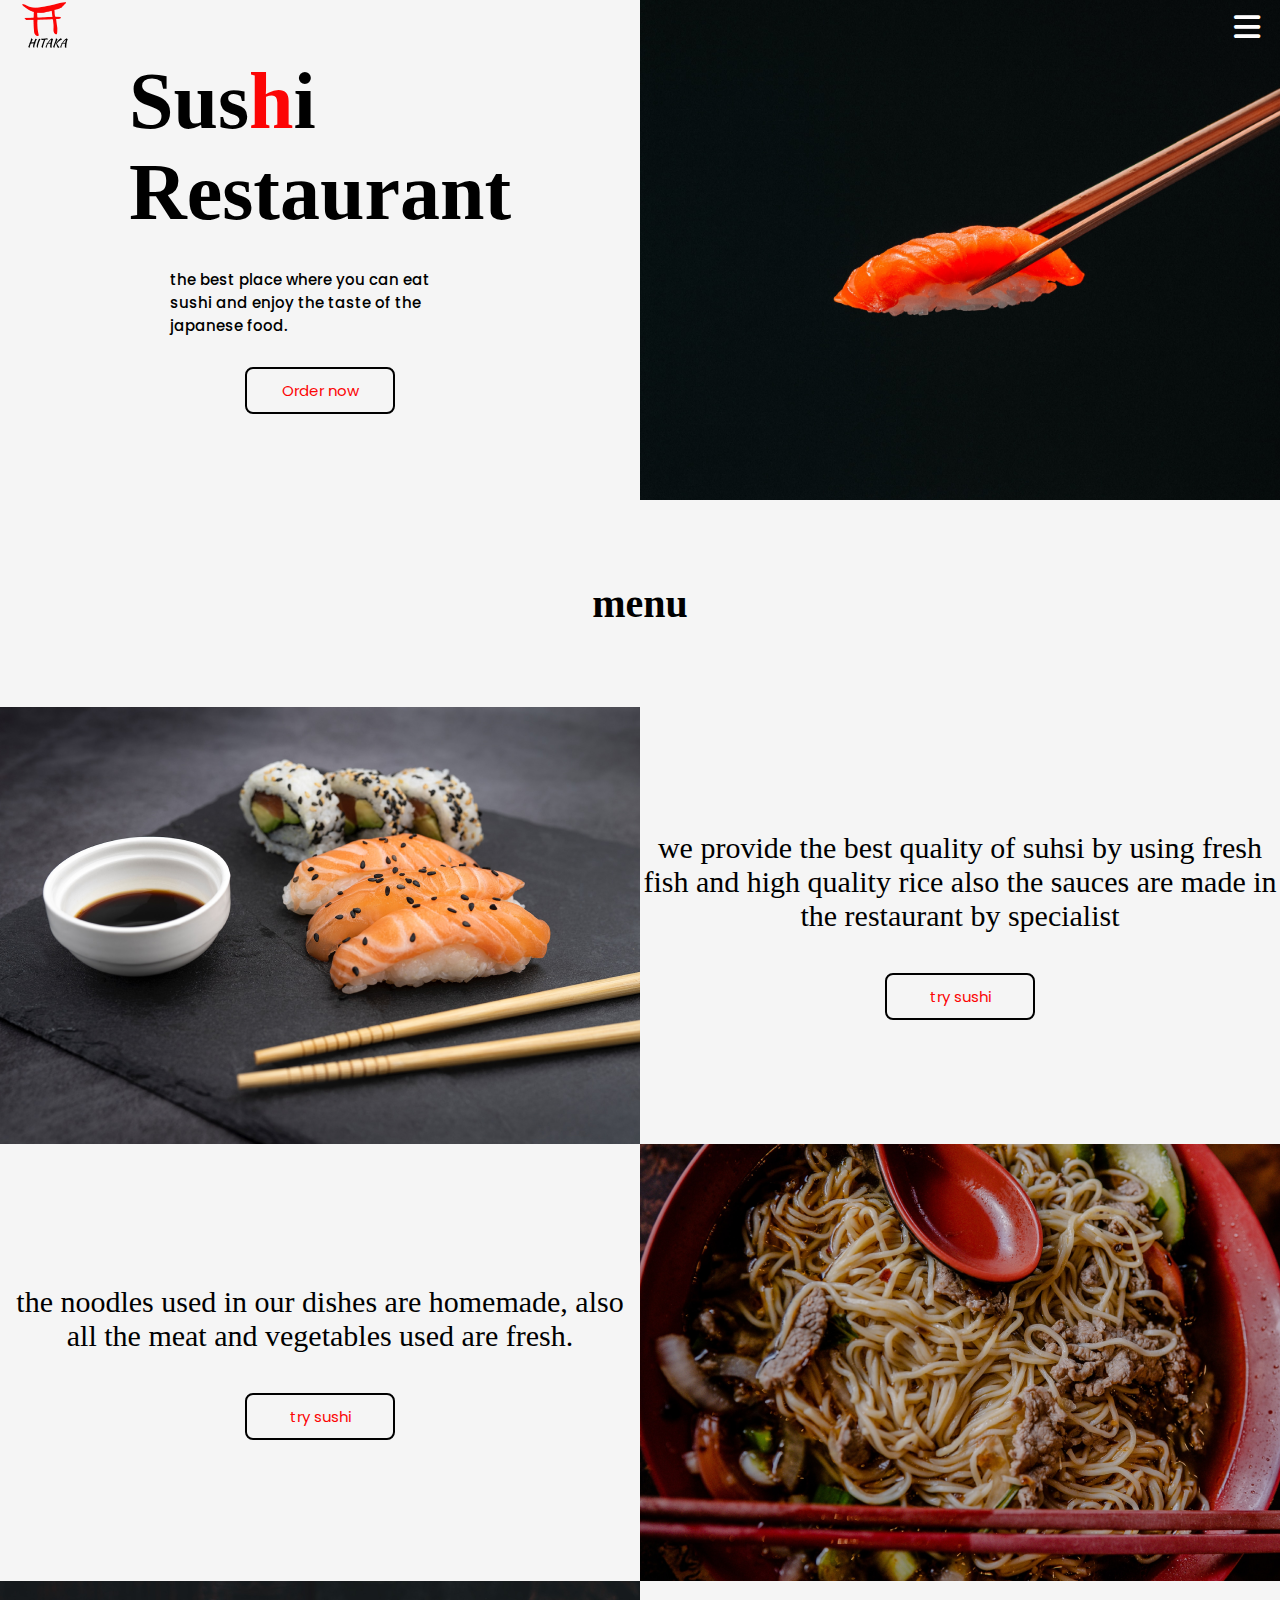
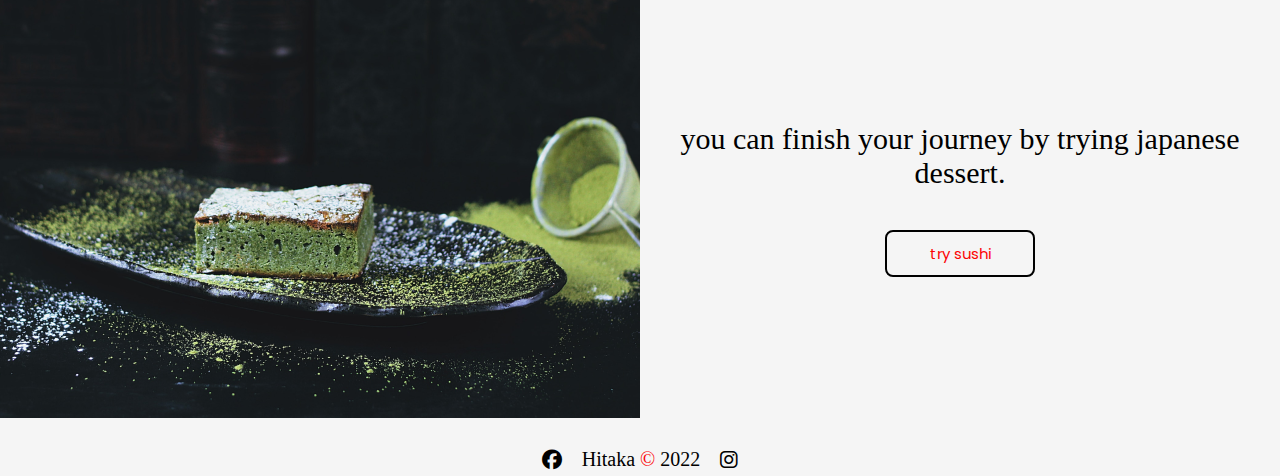
<file: index.html>
<!doctype html>
    <head>
        <meta charset="utf-8"/>
        <meta property="og:title" content="Hitaka sushi restaurant"/>
        <meat property="og:image" content="./assets/LogoMakr-5aET2k.png"/>
        <link rel="icon" type="images/x-icon" href="./assets/LogoMakr-5aET2k.png"/>
        <link rel="stylesheet" href="https://cdnjs.cloudflare.com/ajax/libs/font-awesome/6.2.0/css/all.min.css"/>
        <link rel="stylesheet" href="./src/css/Desktop.css"/>
        <title>Hitaka</title>
    </head>
    <body>
        <!--main content-->
        <main>
            <!--banner-->
            <section class="top-banner">
                <!--navbar-->
                <ul class="navbar-menu">
                    <li>
                        <a href="./index.html">Home</a>
                    </li>
                    <li>
                        <a href="./menu.html">Menu</a>
                    </li>
                    <li>
                        <a href="./about-us.html">About us</a>
                    </li>
                    <li>
                        <a href="./contact-us.html">Contact us</a>
                    </li>
                </ul>
                <nav>
                    <a href="/index.html">
                        <img src="./assets/LogoMakr-5aET2k.png" id="logo" alt="Hitaka restaurant logo"/>
                    </a>
                    <i class="fa-solid fa-bars"></i>
                </nav>
                <div class="presentation">
                    <h1 class="banner-text">
                        <span>Sus<span class="red-h">h</span>i</span>
                        <span>Restaurant</span>
                    </h1>
                    <p class="banner-desc">the best place where you can eat sushi and enjoy the taste of the japanese food.</p>
                    <button class="more-btn">Order now</button>
                </div>
                <img src="./assets/unsplash_zali_zGDWo8.png" alt="a shot of sushi with sticks" id="banner-image"/>
            </section>
            <!--menu-->
            <section class="our-menu">
                <h2 class="menu">
                    menu
                </h2>
               <div class="container">
                <div class="item">
                    <img src="./assets/unsplash_iy_MT2ifklc.png" alt="sushi plat with soy sauce"/>
                    <div class="item-desc">
                        <p>we provide the best quality of suhsi by using fresh fish and high quality rice also the sauces are made in the restaurant by specialist</p>
                        <button class="more-btn">try sushi</button>
                    </div>
                </div>
                <div class="item item-reverse">
                    <div class="item-desc">
                        <p>the noodles used in our dishes are homemade, also all the meat and vegetables used are fresh.</p>
                        <button class="more-btn">try sushi</button>
                    </div>
                    <img src="./assets/unsplash_DRZHzm-uAaM.png" alt="sushi plat with soy sauce"/>
                </div>
                <div class="item">
                    <img src="./assets/unsplash_2eylVMKAr1A.png" alt="sushi plat with soy sauce"/>
                    <div class="item-desc">
                        <p>you can finish your journey by trying japanese dessert.</p>
                        <button class="more-btn">try sushi</button>
                    </div>
                </div>
               </div>
            </section>
        </main>
        <footer>
            <i class="fa-brands fa-facebook"></i>
            <p>Hitaka <span class="copyright">©</span> 2022</p>
            <i class="fa-brands fa-instagram"></i>
        </footer>
        <script src="./src/js/navbar.js" type="module"></script>
    </body>
</html>
</file>
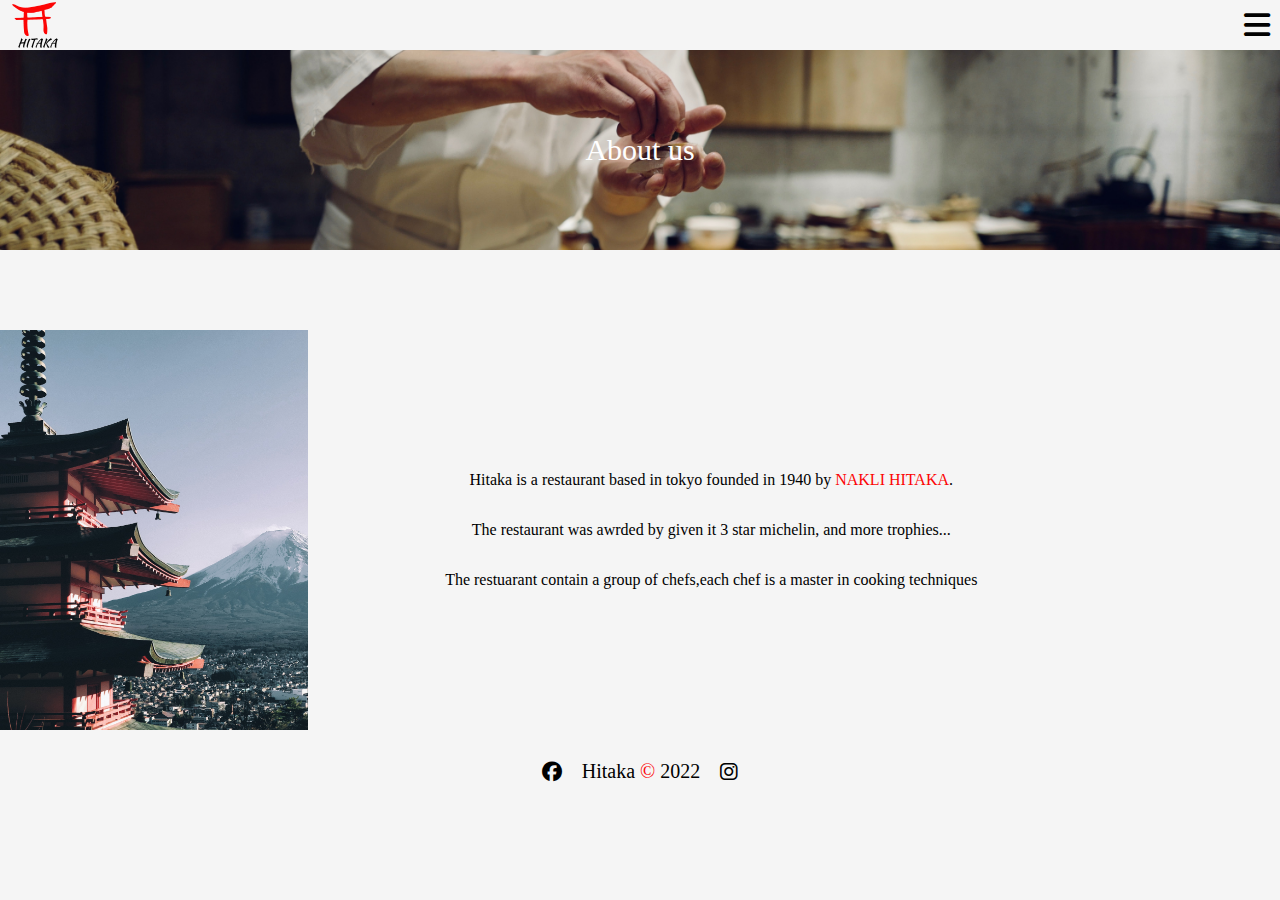
<file: about-us.html>
<!doctype html>
    <head>
        <meta charset="utf-8"/>
        <meta property="og:title" content="Hitaka sushi restaurant"/>
        <meat property="og:image" content="./assets/LogoMakr-5aET2k.png"/>
        <link rel="icon" type="images/x-icon" href="./assets/LogoMakr-5aET2k.png"/>
        <link rel="stylesheet" href="https://cdnjs.cloudflare.com/ajax/libs/font-awesome/6.2.0/css/all.min.css"/>
        <link rel="stylesheet" href="./src/css/about-us.css"/>
        <title>Hitaka</title>
    </head>
    <body>
        <!--navabar-->
        <ul class="navbar-menu">
            <li>
                <a href="./index.html">Home</a>
            </li>
            <li>
                <a href="./menu.html">Menu</a>
            </li>
            <li>
                <a href="./about-us.html">About us</a>
            </li>
            <li>
                <a href="./contact-us.html">Contact us</a>
            </li>
        </ul>
        <nav>
            <img src="./assets/LogoMakr-5aET2k.png" id="logo" alt="Hitaka restaurant logo"/>
            <i class="fa-solid fa-bars"></i>
        </nav>
        <!--banner image-->
        <div class="banner">
            <p>About us</p>
        </div>

        <!--about us-->

        <div class="about">
            <img src="./assets/unsplash_XpVujb-zrLw.png" alt="old japanese house"/>
            <div>
                <p>
                    Hitaka is a restaurant based in tokyo  founded in 1940 by <span class="fullname">NAKLI HITAKA</span>.<br>

                    The restaurant was awrded by given it 3 star michelin, and more trophies...<br>

                    The restuarant contain a group of chefs,each chef is a master in cooking techniques
                </p>
            </div>
        </div>

        <!--footer-->
        <footer>
            <i class="fa-brands fa-facebook"></i>
            <p>Hitaka <span class="copyright">©</span> 2022</p>
            <i class="fa-brands fa-instagram"></i>
        </footer>
        <script src="./src/js/navbar.js" type="module"></script>
    </body>
</html>
</file>
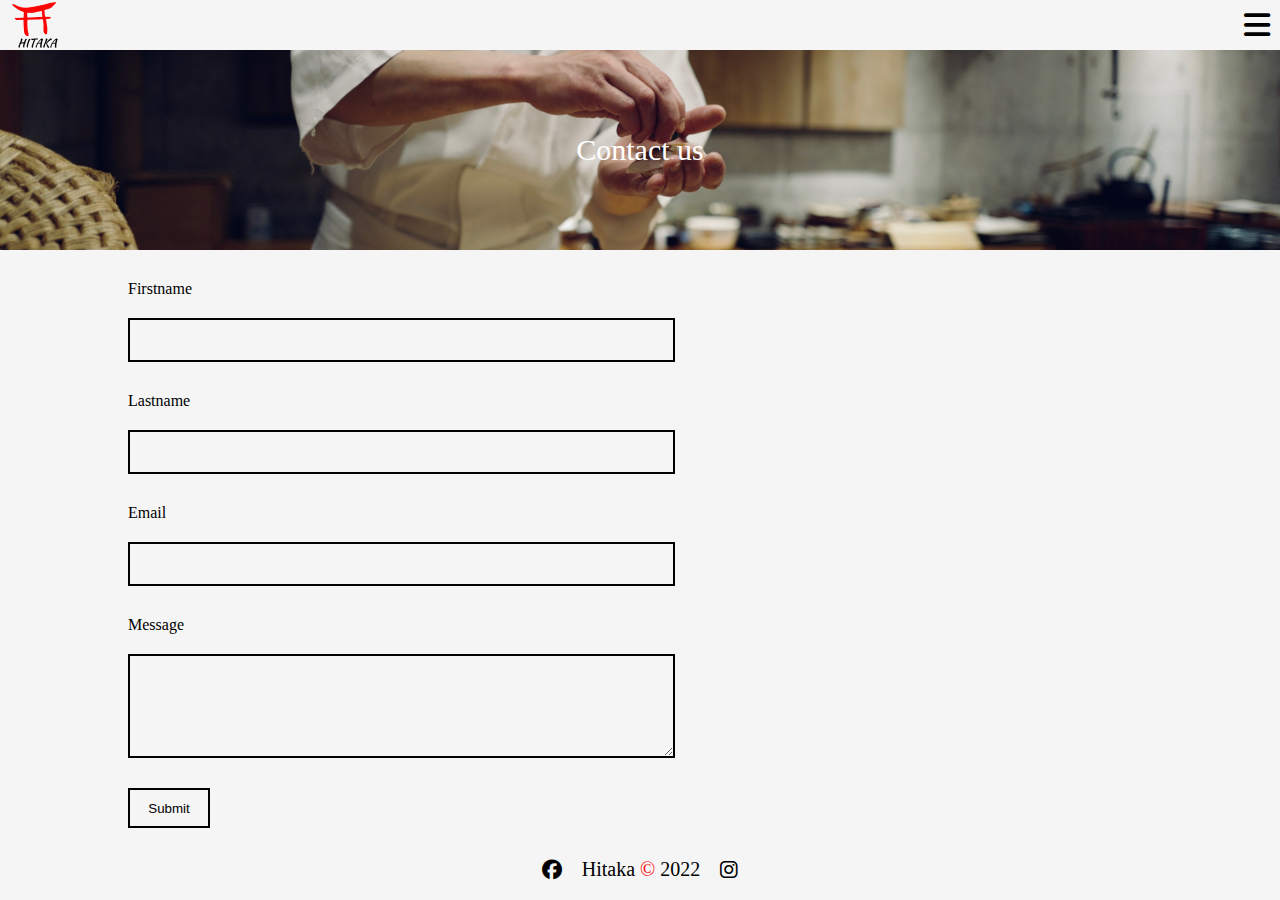
<file: contact-us.html>
<!doctype html>
    <head>
        <meta charset="utf-8"/>
        <meta property="og:title" content="Hitaka sushi restaurant"/>
        <meat property="og:image" content="./assets/LogoMakr-5aET2k.png"/>
        <link rel="icon" type="images/x-icon" href="./assets/LogoMakr-5aET2k.png"/>
        <link rel="stylesheet" href="https://cdnjs.cloudflare.com/ajax/libs/font-awesome/6.2.0/css/all.min.css"/>
        <link rel="stylesheet" href="./src/css/contact-us.css"/>
        <title>Hitaka</title>
    </head>
    <body>
        <!--navabar-->
        <ul class="navbar-menu">
            <li>
                <a href="./index.html">Home</a>
            </li>
            <li>
                <a href="./menu.html">Menu</a>
            </li>
            <li>
                <a href="./about-us.html">About us</a>
            </li>
            <li>
                <a href="./contact-us.html">Contact us</a>
            </li>
        </ul>
        <nav>
            <img src="./assets/LogoMakr-5aET2k.png" id="logo" alt="Hitaka restaurant logo"/>
            <i class="fa-solid fa-bars"></i>
        </nav>
        <!--banner image-->
        <div class="banner">
            <p>Contact us</p>
        </div>
        <!--contact us form-->
        <form>
            <div class="form-container">
                <!--first name-->
                <div class="input">
                    <label for="firstname">Firstname</label>
                    <input type="text" name="firstname" id="firstname"/>
                </div>
                <!--last name-->
                <div class="input">
                    <label for="lastname">Lastname</label>
                    <input type="text" name="lastname" id="lastname"/>
                </div>
                <!--email-->
                <div class="input">
                    <label for="email">Email</label>
                    <input type="text" name="email" id="email"/>
                </div>
                <!--message-->
                <div class="input">
                    <label for="message">Message</label>
                    <textarea name="email" id="email"></textarea>
                </div>
                <button class="submit">Submit</button>
            </div>
            <iframe src="https://www.google.com/maps/embed?pb=!1m18!1m12!1m3!1d1662873.2451231668!2d139.7698121!3d35.50924045!2m3!1f0!2f0!3f0!3m2!1i1024!2i768!4f13.1!3m3!1m2!1s0x605d1b87f02e57e7%3A0x2e01618b22571b89!2sTokyo%2C%20Japan!5e0!3m2!1sen!2sma!4v1669626780110!5m2!1sen!2sma" width="600" height="450" style="border:0;" allowfullscreen="" loading="lazy" referrerpolicy="no-referrer-when-downgrade"></iframe>
        </form>
        <!--footer-->
        <footer>
            <i class="fa-brands fa-facebook"></i>
            <p>Hitaka <span class="copyright">©</span> 2022</p>
            <i class="fa-brands fa-instagram"></i>
        </footer>
        <script src="./src/js/navbar.js" type="module"></script>
    </body>
</html>
</file>
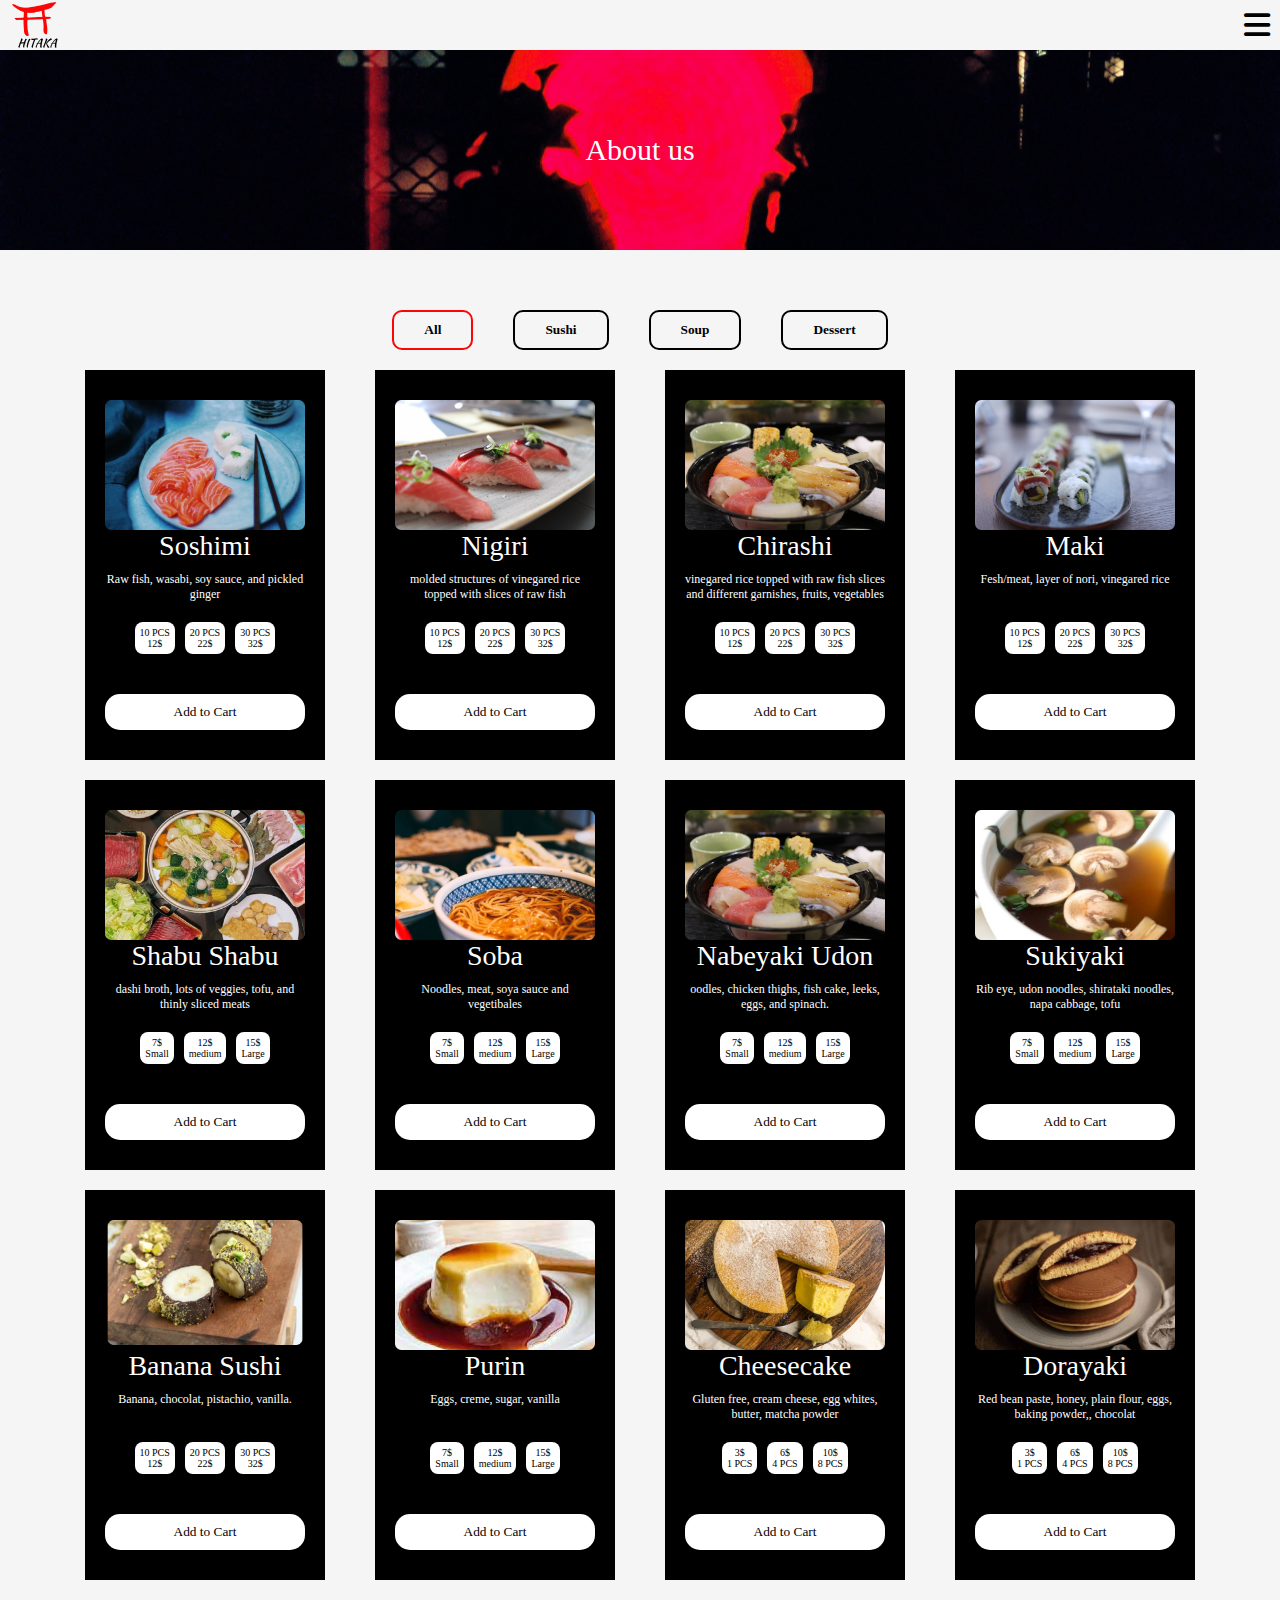
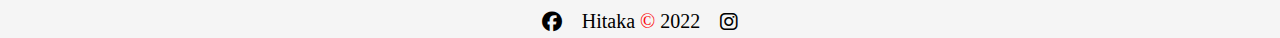
<file: menu.html>
<!doctype html>
    <head>
        <meta charset="utf-8"/>
        <meta property="og:title" content="Hitaka sushi restaurant"/>
        <meat property="og:image" content="./assets/LogoMakr-5aET2k.png"/>
        <link rel="icon" type="images/x-icon" href="./assets/LogoMakr-5aET2k.png"/>
        <link rel="stylesheet" href="https://cdnjs.cloudflare.com/ajax/libs/font-awesome/6.2.0/css/all.min.css"/>
        <link rel="stylesheet" href="./src/css/menu.css"/>
        <title>Hitaka</title>
    </head>
    <body>
        <!--navabar-->
        <ul class="navbar-menu">
            <li>
                <a href="./index.html">Home</a>
            </li>
            <li>
                <a href="./menu.html">Menu</a>
            </li>
            <li>
                <a href="./about-us.html">About us</a>
            </li>
            <li>
                <a href="./contact-us.html">Contact us</a>
            </li>
        </ul>
        <nav>
            <img src="./assets/LogoMakr-5aET2k.png" id="logo" alt="Hitaka restaurant logo"/>
            <i class="fa-solid fa-bars"></i>
        </nav>
        <!--banner image-->
        <div class="banner">
            <p>About us</p>
        </div>

        <!--menu-->
        <main>
            <!--tabs menu-->
            <div class="tabs">
                <button id="all" class="filter">All</button>
                <button id="sushi" class="filter">Sushi</button>
                <button id="soup" class="filter">Soup</button>
                <button id="dessert" class="filter">Dessert</button>
            </div>
            <section class="items">
                <!--Sushi-->
            <div class="container sushi">
                <!--1-->
                <div class="cart">
                    <img src="./assets/Rectangle 10.png" alt="shoshimi plat"/>
                    <div class="info">
                        <p class="title">Soshimi</p>
                        <p class="ingredient">Raw fish, wasabi, soy sauce, and pickled ginger</p>
                        <div class="portion">
                            <button class="portion-btn" value="10" data-price="12">10 PCS<br>12$</button>
                            <button class="portion-btn" value="20" data-price="22">20 PCS<br>22$</button>
                            <button class="portion-btn" value="30" data-price="32">30 PCS<br>32$</button>
                        </div>
                        <button class="add">Add to Cart</button>
                    </div>
                </div>
                <!--2-->
                <div class="cart">
                    <img src="./assets/Rectangle 10(1).png" alt="nigiri plat"/>
                    <div class="info">
                        <p class="title">Nigiri</p>
                        <p class="ingredient">molded structures of vinegared rice topped with slices of raw fish</p>
                        <div class="portion">
                            <button class="portion-btn" value="10" data-price="12">10 PCS<br>12$</button>
                            <button class="portion-btn" value="20" data-price="22">20 PCS<br>22$</button>
                            <button class="portion-btn" value="30" data-price="32">30 PCS<br>32$</button>
                        </div>
                        <button class="add">Add to Cart</button>
                    </div>
                </div>
                <!--3-->
                <div class="cart">
                    <img src="./assets/Rectangle 10(2).png" alt="Chirashi plat"/>
                    <div class="info">
                        <p class="title">Chirashi</p>
                        <p class="ingredient">vinegared rice topped with raw fish slices and different garnishes, fruits, vegetables</p>
                        <div class="portion">
                            <button class="portion-btn" value="10" data-price="12">10 PCS<br>12$</button>
                            <button class="portion-btn" value="20" data-price="22">20 PCS<br>22$</button>
                            <button class="portion-btn" value="30" data-price="32">30 PCS<br>32$</button>
                        </div>
                        <button class="add">Add to Cart</button>
                    </div>
                </div>
                <!--4-->
                <div class="cart">
                    <img src="./assets/Rectangle 10(3).png" alt="Maki plat"/>
                    <div class="info">
                        <p class="title">Maki</p>
                        <p class="ingredient">Fesh/meat, layer of nori, vinegared rice</p>
                        <div class="portion">
                            <button class="portion-btn" value="10" data-price="12">10 PCS<br>12$</button>
                            <button class="portion-btn" value="20" data-price="22">20 PCS<br>22$</button>
                            <button class="portion-btn" value="30" data-price="32">30 PCS<br>32$</button>
                        </div>
                        <button class="add">Add to Cart</button>
                    </div>
                </div>
            </div>
            <!--Soup-->
            <div class="container soup">
                <!--1-->
                <div class="cart">
                    <img src="./assets/Rectangle 10(4).png" alt="shabu shabu soup"/>
                    <div class="info">
                        <p class="title">Shabu Shabu</p>
                        <p class="ingredient">dashi broth, lots of veggies, tofu, and thinly sliced meats</p>
                        <div class="portion">
                            <button class="portion-btn" value="s" data-price="7">7$<br>Small</button>
                            <button class="portion-btn" value="m" data-price="14">12$<br>medium</button>
                            <button class="portion-btn" value="l" data-price="15">15$<br>Large</button>
                        </div>
                        <button class="add">Add to Cart</button>
                    </div>
                </div>
                <!--2-->
                <div class="cart">
                    <img src="./assets/Rectangle 10(5).png" alt="soba soup"/>
                    <div class="info">
                        <p class="title">Soba</p>
                        <p class="ingredient">Noodles, meat, soya sauce and vegetibales</p>
                        <div class="portion">
                            <button class="portion-btn" value="s" data-price="7">7$<br>Small</button>
                            <button class="portion-btn" value="m" data-price="14">12$<br>medium</button>
                            <button class="portion-btn" value="l" data-price="15">15$<br>Large</button>
                        </div>
                        <button class="add">Add to Cart</button>
                    </div>
                </div>
                <!--3-->
                <div class="cart">
                    <img src="./assets/Rectangle 10(2).png" alt="Nabeyaki Udon soup"/>
                    <div class="info">
                        <p class="title">Nabeyaki Udon</p>
                        <p class="ingredient">oodles, chicken thighs, fish cake, leeks, eggs, and spinach. </p>
                        <div class="portion">
                            <button class="portion-btn" value="s" data-price="7">7$<br>Small</button>
                            <button class="portion-btn" value="m" data-price="14">12$<br>medium</button>
                            <button class="portion-btn" value="l" data-price="15">15$<br>Large</button>
                        </div>
                        <button class="add">Add to Cart</button>
                    </div>
                </div>
                <!--4-->
                <div class="cart">
                    <img src="./assets/e78bd2733a35fbf7fd41754d1896314b 1.png" alt="Sukiyaki Soup"/>
                    <div class="info">
                        <p class="title">Sukiyaki</p>
                        <p class="ingredient">Rib eye, udon noodles, shirataki noodles, napa cabbage, tofu</p>
                        <div class="portion">
                            <button class="portion-btn" value="s" data-price="7">7$<br>Small</button>
                            <button class="portion-btn" value="m" data-price="14">12$<br>medium</button>
                            <button class="portion-btn" value="l" data-price="15">15$<br>Large</button>
                        </div>
                        <button class="add">Add to Cart</button>
                    </div>
                </div>
            </div>
            <!--Dessert-->
            <div class="container dessert">
                <!--1-->
                <div class="cart">
                    <img src="./assets/banana-sushi-recipe 1.png" alt="Banana Sushi "/>
                    <div class="info">
                        <p class="title">Banana Sushi</p>
                        <p class="ingredient">Banana, chocolat, pistachio, vanilla.</p>
                        <div class="portion">
                            <button class="portion-btn" value="10" data-price="12">10 PCS<br>12$</button>
                            <button class="portion-btn" value="20" data-price="22">20 PCS<br>22$</button>
                            <button class="portion-btn" value="30" data-price="32">30 PCS<br>32$</button>
                        </div>
                        <button class="add">Add to Cart</button>
                    </div>
                </div>
                <!--2-->
                <div class="cart">
                    <img src="./assets/index 1.png" alt="Purin"/>
                    <div class="info">
                        <p class="title">Purin</p>
                        <p class="ingredient">Eggs, creme, sugar, vanilla</p>
                        <div class="portion">
                            <button class="portion-btn" value="s" data-price="7">7$<br>Small</button>
                            <button class="portion-btn" value="m" data-price="14">12$<br>medium</button>
                            <button class="portion-btn" value="l" data-price="15">15$<br>Large</button>
                        </div>
                        <button class="add">Add to Cart</button>
                    </div>
                </div>
                <!--3-->
                <div class="cart">
                    <img src="./assets/cheese.png" alt="Japanese Cheesecake"/>
                    <div class="info">
                        <p class="title">Cheesecake</p>
                        <p class="ingredient">Gluten free, cream cheese, egg whites, butter, matcha powder</p>
                        <div class="portion">
                            <button class="portion-btn" value="1"data-price="3">3$<br>1 PCS</button>
                            <button class="portion-btn" value="4" data-price="6">6$<br>4 PCS</button>
                            <button class="portion-btn" value="8" data-price="10">10$<br>8 PCS</button>
                        </div>
                        <button class="add">Add to Cart</button>
                    </div>
                </div>
                <!--4-->
                <div class="cart">
                    <img src="./assets/Dorayaki-recipe-red-bean 1.png" alt="Dorayaki"/>
                    <div class="info">
                        <p class="title">Dorayaki</p>
                        <p class="ingredient">Red bean paste, honey, plain flour, eggs, baking powder,, chocolat</p>
                        <div class="portion">
                            <button class="portion-btn" value="1"data-price="3">3$<br>1 PCS</button>
                            <button class="portion-btn" value="4" data-price="6">6$<br>4 PCS</button>
                            <button class="portion-btn" value="8" data-price="10">10$<br>8 PCS</button>
                        </div>
                        <button class="add">Add to Cart</button>
                    </div>
                </div>
            </div>
            </section>
        </main>
        <div class="cart-btn">
            <i class="fa-solid fa-cart-shopping"></i>
        </div>
        <div class="cart-details">
            <div class="total">
                <span class="buy-btn">Buy</span>
                <span class="total-str">total</span>
                <span class="total-price">0 $</span>
            </div>
        </div>
        <!--footer-->
        <footer>
            <i class="fa-brands fa-facebook"></i>
            <p>Hitaka <span class="copyright">©</span> 2022</p>
            <i class="fa-brands fa-instagram"></i>
        </footer>
        <script type="module" src="./src/js/cart.js"></script>
        <script src="./src/js/navbar.js" type="module"></script>
    </body>
</html>
</file>
<file: src/css/Desktop.css>
@import url('http://fonts.cdnfonts.com/css/kaushan-script');
@import url('https://fonts.googleapis.com/css2?family=Poppins:wght@100;200;300;400;500;600;700;800;900&display=swap');
:root{
    --white : #FFFFFF;
    --kaushan: "Kaushan Script";
    --poppins: "Poppins";
    --red: #FC0505;
    --black: #000000;
    --background: #F5F5F5;
}
*{
    padding: 0;
    margin: 0;
}
html, body{
    height: 100vh;
}
body{
    box-sizing: border-box;
    width: 100%;
    font-family: var(--kaushan);
    background-color: var(--background);
    overflow-x: hidden;
    transition: background-color 500ms ease-in-out;
}


/*NAVBAR MENU STYLING*/
.navbar-menu{
    background-color: var(--white);
    list-style: none;
    position: absolute;
    display: flex;
    justify-content: center;
    align-items: center;
    flex-direction: column;
    gap: 5%;
    width: 30%;
    top: -30px;
    font-size: 30px;
    height: 100vh;
    right: 0;
    box-sizing: border-box;
    transform: translateX(100%);
    transition: all 500ms ease-in;
    z-index: 9999;
}

.focused-navbar{
    background-color: rgba(0,0,0,0.6);
}

.menu-active{
    transform: translateX(0);
}

.navbar-menu li{
    margin-top: 40px;
    margin-right: 20px;
    margin-left: 20px;
}

.navbar-menu li a{
    text-decoration: none;
    color: var(--black);
}

/*NAVBAR STYLING*/
#logo{
    width: 50px;
    height: 50%;
}
.fa-bars{
    font-size: 30px;
    color: var(--white);
}
nav{
    box-sizing: border-box;
    padding: 0 20px;
    position: absolute;
    width: 100%;
    display: flex;
    justify-content: space-between;
    align-items: center;
}

/*BANNER STYLING*/

.top-banner{
    position: relative;
    box-sizing: border-box;
    display: grid;
    grid-template-columns: 1fr 1fr;
    width: 100%;
}

#banner-image{
    height: 500px;
    width: 100%;
}

.presentation{
    display: flex;
    box-sizing: border-box;
    flex-direction: column;
    align-items: center;
    justify-content: center;
    gap: 30px;
    height: 500px;
    padding-bottom: 30px;
}

.banner-text{
    font-weight: bold;
    font-size: 80px;
    display: flex;
    flex-direction: column;
    margin: 0;
}

.red-h{
    color: var(--red);
}

.banner-desc{
    font-family: var(--poppins);
    font-weight: 500;
    font-size: 15px;
    width: 300px;
    text-align: left;
}

.more-btn{
    border: 2px solid var(--black);
    background: none;
    width: 150px;
    padding: 10px 0;
    border-radius: 8px;
    color: var(--red);
    font-size: 15px;
    font-family: var(--poppins);
    transition: all 500ms ease-in-out;
}
.more-btn:hover{
    background-color: var(--red);
    color: var(--white);
    border-color: var(--red);
}

/*MENU STYLING*/
h2{
    margin: 80px 0;
    font-size: 40px;
}
.our-menu{
    text-align: center;
    box-sizing: border-box;
    width: 100%;
}

.item{
    display: grid;
    width: 100%;
    grid-template-columns: 1fr 1fr;
}

.item > img{
    width: 100%;
}

.item-desc{
    display: flex;
    flex-direction: column;
    justify-content: center;
    align-items: center;
    width: 100%;
    gap: 40px;
}

.item-desc > p{
    width: 100%;
    font-size: 30px;
    text-align: center;
}

.container{
    width: 100%;
}


footer{
    width: 100%;
    display: flex;
    justify-content: center;
    align-items: center;
    gap: 20px;
    padding-top: 30px;
    padding-bottom: 5px;
    font-size: 20px;
}

.copyright{
    color: var(--red);
}

@media screen and (max-width: 950px){
    /*BANNER STYLING*/

    .banner-text{
        font-size: 50px;
    }

    body{
        width: 100%;
    }
    .fa-bars{
        color: var(--black);
        font-size: 15px;
    }

    #logo{
        width: 30px;
        height: 30px;
    }

    #banner-image{
        display: none;
    }
    .top-banner{
        display: flex;
        justify-content: center;
        align-items: center;
    }
    .banner-desc{
        width: 100%;
        text-align: center;
    }
    nav{
        top: 0;
    }
    /*MAIN STYLING*/

    h2{
        margin: 20px;
    }

    /*ITEM STYLING*/

    .item{
        display: flex;
        flex-direction: column;
    }

    .item-reverse{
        flex-direction: column-reverse;
    }

    .item > img{
        height: 2%;
    }

    .item-desc{
        display: flex;
        justify-content: center;
        align-content: center;
        flex-direction: column;
        gap: 10px;
        padding-left: 40px;
        width: fit-content;
        margin-bottom: 20px;
    }

    .item-desc > p{
        font-size: 12px;
    }

}

@media screen and (max-width: 600px){
    /*FOOTER STYLING*/

    footer{
        font-size: 14px;
    }
}

@media screen and (max-width: 450px){
    .navbar-menu{
        font-size: 18px;
        width: 50%;
    }
}
</file>
<file: src/css/about-us.css>
@import url('http://fonts.cdnfonts.com/css/kaushan-script');
@import url('https://fonts.googleapis.com/css2?family=Poppins:wght@100;200;300;400;500;600;700;800;900&display=swap');
:root{
    --white : #FFFFFF;
    --kaushan: "Kaushan Script";
    --poppins: "Poppins";
    --red: #FC0505;
    --black: #000000;
    --background: #F5F5F5;
}
*{
    padding: 0;
    margin: 0;
}
body{
    position: relative;
    box-sizing: border-box;
    height: fit-content;
    width: 100%;
    font-family: var(--kaushan);
    background-color: var(--background);
    overflow-x: hidden;
}

/*NAVABAR STYLING*/
.navbar-menu{
    background-color: var(--white);
    list-style: none;
    position: absolute;
    display: flex;
    justify-content: center;
    align-items: center;
    flex-direction: column;
    gap: 5%;
    width: 30%;
    top: -30px;
    font-size: 30px;
    height: 100vh;
    right: 0;
    box-sizing: border-box;
    transform: translateX(100%);
    transition: all 500ms ease-in;
}

.focused-navbar{
    background-color: rgba(0,0,0,0.6);
}

.menu-active{
    transform: translateX(0);
}

.navbar-menu li{
    margin-top: 40px;
    margin-right: 20px;
    margin-left: 20px;
}

.navbar-menu li a{
    text-decoration: none;
    color: var(--black);
}

nav{
    display: flex;
    justify-content: space-between;
    align-items: center;
    padding: 0 10px;
}

#logo{
    width: 50px;
    height: 50px;
}
.fa-bars{
    font-size: 30px;
    color: var(--black);
}

/*BANNER STYLING*/

.banner{
    background-image: url("../../assets/thomas-marban-EHK-EH1SRzQ-unsplash.jpg");
    background-position: center;
    background-size: cover;
    height: 200px;
    width: 100%;
    line-height: 200px;
    text-align: center;
}

.banner > p{
    color: var(--white);
    font-size: 30px;
}

/*ABOUT STYLING*/

.about{
    display: flex;
    gap: 10%;
    align-items: center;
    text-align: center;
    margin-top: 80px;
    width: 100%;
}

.about img{
    height: 400px;
}

.about > div{
    width: 550px;
    line-height: 50px;
}

.fullname{
    color: var(--red);
    text-transform: uppercase;
}

/*FOOTER STYLING*/

footer{
    width: 100%;
    display: flex;
    justify-content: center;
    align-items: center;
    gap: 20px;
    padding-top: 30px;
    padding-bottom: 5px;
    font-size: 20px;
}

.copyright{
    color: var(--red);
}

@media screen and (max-width: 950px){
    #logo{
        width: 30px;
        height: 30px;
    }

    .fa-bars{
        font-size: 15px;
    }

    /*BANNER STYLING*/

    .banner{
        line-height: 150px;
    }

    .banner > p{
        font-size: 20px;
    }
    .about{
        gap: 3%;
    }

    .about > div{
        width: 60%;
        line-height: 15px;
    }

    .about > img{
        width: 40%;
        height: 400px;
    }
}

@media screen and (max-width: 600px){
    /*FOOTER STYLING*/

    footer{
        font-size: 14px;
    }
}
</file>
<file: src/css/contact-us.css>
@import url('http://fonts.cdnfonts.com/css/kaushan-script');
@import url('https://fonts.googleapis.com/css2?family=Poppins:wght@100;200;300;400;500;600;700;800;900&display=swap');
:root{
    --white : #FFFFFF;
    --kaushan: "Kaushan Script";
    --poppins: "Poppins";
    --red: #FC0505;
    --black: #000000;
    --background: #F5F5F5;
}
*{
    padding: 0;
    margin: 0;
}
body{
    box-sizing: border-box;
    width: 100vw;
    font-family: var(--kaushan);
    background-color: var(--background);
    overflow-x: hidden;
}

/*NAVABAR STYLING*/
.navbar-menu{
    background-color: var(--white);
    list-style: none;
    position: absolute;
    display: flex;
    justify-content: center;
    align-items: center;
    flex-direction: column;
    gap: 5%;
    width: 30%;
    top: -30px;
    font-size: 30px;
    height: 100vh;
    right: 0;
    box-sizing: border-box;
    transform: translateX(100%);
    transition: all 500ms ease-in;
}

.focused-navbar{
    background-color: rgba(0,0,0,0.6);
}

.menu-active{
    transform: translateX(0);
}

.navbar-menu li{
    margin-top: 40px;
    margin-right: 20px;
    margin-left: 20px;
}

.navbar-menu li a{
    text-decoration: none;
    color: var(--black);
}

nav{
    display: flex;
    justify-content: space-between;
    align-items: center;
    padding: 0 10px; 
}

#logo{
    width: 50px;
    height: 50px;
}
.fa-bars{
    font-size: 30px;
    color: var(--black);
}

/*BANNER STYLING*/

.banner{
    position: relative;
    background-image: url("../../assets/thomas-marban-EHK-EH1SRzQ-unsplash.jpg");
    background-position: center;
    background-size: cover;
    height: 200px;
    width: 100%;
    line-height: 200px;
    text-align: center;
    z-index: -1;
}

.banner > p{
    color: var(--white);
    font-size: 30px;
}

/*FORM STYLING*/

form{
    width: 80%;
    margin: 0 auto;
    display: flex;
    gap: 40px;
    flex-direction: row;
    justify-content: space-around;
    align-items: center;
}

.form-container{
    width: 100%;
}


form > iframe{
    width: 80%;
    border-radius: 10px;
}
/*INPUT STYLING*/

.input{
    display: flex;
    flex-direction: column;
    gap: 20px;
    margin-top: 30px;
}

input, textarea, .submit{
    background-color: transparent;
    height: 40px;
    border: 2px solid var(--black);
}

input:focus, textarea{
    outline: none;
}

textarea{
    height: 100px;
}

.submit{
    width: 15%;
    margin-top: 30px;
}

.submit:hover{
    color: var(--white);
    background-color: var(--red);
}

/*FOOTER*/

footer{
    width: 100%;
    display: flex;
    justify-content: center;
    align-items: center;
    gap: 20px;
    padding-top: 30px;
    padding-bottom: 5px;
    font-size: 20px;
}

.copyright{
    color: var(--red);
}

@media screen and (max-width: 600px){
    /*NAVBAR STYLING*/
    #logo{
        width: 30px;
        height: 30px;
    }

    .fa-bars{
        font-size: 15px;
    }

    /*FORM STYLING*/

    form{
        font-size: 15px;
        flex-direction: column;
        justify-content: center;
        align-items: center;
     }

    form > iframe{
        width: 100%;
    }

    .submit{
        width: 80px;
    }

    /*FOOTER STYLING*/

    footer{
        font-size: 14px;
    }
}

@media screen and (max-width: 450px){
    .navbar-menu{
        font-size: 18px;
        width: 50%;
    }
}
</file>
<file: src/css/menu.css>
@import url('http://fonts.cdnfonts.com/css/kaushan-script');
@import url('https://fonts.googleapis.com/css2?family=Poppins:wght@100;200;300;400;500;600;700;800;900&display=swap');
:root{
    --white : #FFFFFF;
    --kaushan: "Kaushan Script";
    --poppins: "Poppins";
    --red: #FC0505;
    --black: #000000;
    --background: #F5F5F5;
    --green: #3ebfa3;
}
*{
    padding: 0;
    margin: 0;
}
body{
    box-sizing: border-box;
    width: 100%;
    font-family: var(--kaushan);
    background-color: var(--background);
    overflow-x: hidden;
}

/*NAVABAR STYLING*/
.navbar-menu{
    background-color: var(--white);
    list-style: none;
    position: absolute;
    display: flex;
    justify-content: center;
    align-items: center;
    flex-direction: column;
    gap: 5%;
    width: 30%;
    top: -30px;
    font-size: 30px;
    height: 100vh;
    right: 0;
    box-sizing: border-box;
    transform: translateX(100%);
    transition: all 500ms ease-in;
}

.focused-navbar{
    background-color: rgba(0,0,0,0.6);
}

.menu-active{
    transform: translateX(0);
}

.navbar-menu li{
    margin-top: 40px;
    margin-right: 20px;
    margin-left: 20px;
}

.navbar-menu li a{
    text-decoration: none;
    color: var(--black);
}

nav{
    display: flex;
    justify-content: space-between;
    align-items: center;
    padding: 0 10px; 
}

#logo{
    width: 50px;
    height: 50px;
}
.fa-bars{
    font-size: 30px;
    color: var(--black);
}

/*BANNER STYLING*/

.banner{
    position: relative;
    background-image: url("../../assets/unsplash_1Xb6udT94JI.png");
    background-position: center;
    background-size: cover;
    height: 200px;
    width: 100%;
    line-height: 200px;
    text-align: center;
    z-index: -1;
}

.banner > p{
    color: var(--white);
    font-size: 30px;
}

/*TABS STYLING*/

.tabs{
    margin-top: 60px;
    width: 100%;
    display: flex;
    justify-content: center;
    align-content: center;
    gap: 40px;
}

.tabs > button{
    border: 2px solid var(--black);
    border-radius: 10px;
    color: var(--black);
    padding: 10px 30px;
    background: transparent;
    font-family: var(--kaushan);
    font-weight: bold;
}

#all{
    border-color: var(--red);
}

/*ITEM STYLING*/

.container{
    margin-top: 20px;
    display: flex;
    justify-content: center;
    align-items: center;
    gap: 50px;
    
}

.cart{
    background-color: var(--black);
    color: var(--white);
    padding: 20px;
    display: flex;
    flex-direction: column;
    justify-content: center;
    align-items: center;
    width: 200px;
    height: 350px;
}

.cart > img{
    width: 100%;
    height: 130px;
}

.info{
    display: flex;
    justify-content: center;
    align-items: center;
    flex-direction: column;
    gap: 10px;
    width: 100%;
}

.title{
    font-size: 28px;
}

.ingredient{
    font-size: 12px;
    text-align: center;
    border-radius: 1px solid red;
    width: 100%;
    height: 40px;
}

.portion{
    display: flex;
    justify-content: center;
    align-items: center;
    gap: 10px;
}

.portion-btn{
    font-family: var(--kaushan);
    background-color: var(--white);
    border: none;
    border-radius: 8px;
    padding: 5px 5px;
    font-size: 10px;
    font-weight: 400;
}

.selected-portion{
    color: var(--white);
    background-color: var(--red);
}

.add{
    font-family: var(--kaushan);
    margin-top: 30px;
    width: 100%;
    background-color: white;
    border: none;
    border-radius: 15px;
    padding: 10px 0;
}

footer{
    width: 100%;
    display: flex;
    justify-content: center;
    align-items: center;
    gap: 20px;
    padding-top: 30px;
    padding-bottom: 5px;
    font-size: 20px;
}

.copyright{
    color: var(--red);
}
/*CART STYLING*/

.cart-btn{
    position: fixed;
    bottom: 5%;
    right: 2%;
    padding: 10px;
    width: 30px;
    height: 30px;
    line-height: 30px;
    text-align: center;
    color: var(--orange);
    background-color: orange;
    border-radius: 50%;
    display: none;
}

.buy-btn{
    display: inline-block;
    padding: 10px;
    background-color: var(--green);
    border-radius: 10px;
    color: var(--white);
}
.cart-details{
    position: fixed;
    display: none;
    width: 50%;
    max-height: 300px;
    overflow-y: scroll;

    top: 25%;
    right: 25%;
    border-radius: 5px;
    box-shadow: -3px 0px 21px -1px rgba(0,0,0,0.75);
    background-color: var(--white);
}

.item-container{
    display: flex;
    justify-content: space-between;
    align-items: center;
    padding: 10px 10%;
}

.item-title{
    font-size: 30px;
}

.item-type{
    font-weight: 300;
    font-size: 13px;
}

.item-content{
    display: flex;
    justify-content: center;
    align-items: center;
    flex-direction: column;
    gap: 2px;
}

.cart-image{
    width: 80px;
    height: 80px;
    border-radius: 3px;
}

.counter{
    display: inline-block;
    width: 20px;
    height: 20px;
    text-align: center;
    line-height: 20px;
    border-radius: 2px;
    background-color: var(--red);
}

.minus{
    color: var(--white);
}

.plus{
    color: var(--white);
    background-color: var(--green);
}


span.qte{
    font-size: 16px;
    margin: 0 10px;
}

.total{
    box-sizing: border-box;
    width: 100%;
    background-color: orange;
    display: flex;
    justify-content: space-between;
    align-items: center;
    padding: 10px 10%;
}

.total-str{
    font-size: 22px;
}

@media screen and (max-width: 1100px){

    #logo{
        width: 30px;
        height: 30px;
    }

    .fa-bars{
        font-size: 15px;
    }

    main{
        display: flex;
        justify-content: center;
        flex-direction: column;
        align-items: center;
    }
    /*CART STYLING*/

    .container{
        width: 100%;
        justify-content: flex-start;
        overflow-x: auto;
        gap: 10px;
        scrollbar-width: none;
    }

    .container::-webkit-scrollbar{
        display: none;
    }

    .items{
        width: 100%;
    }

    

    .tabs{
        display: grid;
        grid-template-columns: 100px 100px;

    }

    .cart > img{
        width: 200px;
    }
    .cart{
        height: 300px;
        padding: 10px;
    }
    .ingredient{
        height: 50px;
    }

    .info{
        gap: 5px;
    }

    .add{
        margin-top: 5px;
        padding-top: 5px;
        padding-bottom: 5px;
        
    }
}

@media screen and (max-width: 600px){
    /*FOOTER STYLING*/

    footer{
        font-size: 14px;
    }

    .item-title{
        font-size: 16px;
    }

    .item-container{
        flex-direction: column;
    }
    .cart-image{
        width: 70%;
        height: 70%;
    }
}
</file>
